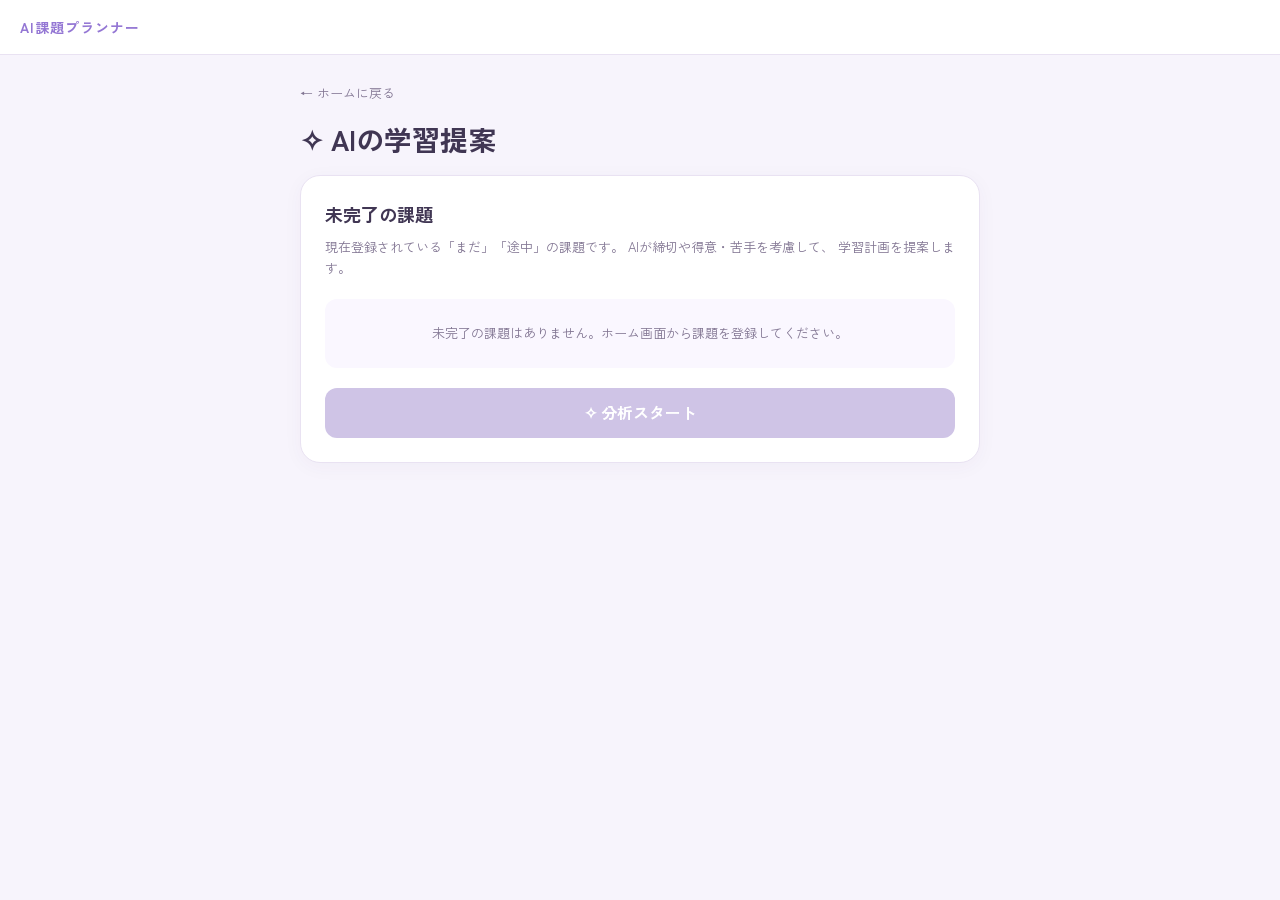
<file: ai.html>
<!DOCTYPE html>
<html lang="ja">
<head>
  <meta charset="UTF-8">
  <meta name="viewport" content="width=device-width, initial-scale=1">
  <title>AIの学習提案 | AI課題プランナー</title>

  <link rel="preconnect" href="https://fonts.googleapis.com">
  <link rel="preconnect" href="https://fonts.gstatic.com" crossorigin>
  <link href="https://fonts.googleapis.com/css2?family=Zen+Kaku+Gothic+New:wght@400;500;700&display=swap" rel="stylesheet">
  <link rel="stylesheet" href="style.css">
  <link rel="stylesheet" href="ai.css">
  <script src="ai.js" defer></script>
</head>

<body>

<header class="app-header">
  <div class="app-logo">AI課題プランナー</div>
</header>

<main class="container narrow ai">

  <a href="index.html" class="back-link">← ホームに戻る</a>
  <h1 class="page-title">✧ AIの学習提案</h1>

  <!-- 分析前 -->
  <section id="beforeAnalysis" class="card">

    <h2>未完了の課題</h2>
    <p class="description">
      現在登録されている「まだ」「途中」の課題です。
      AIが締切や得意・苦手を考慮して、
      学習計画を提案します。
    </p>

    <div id="unfinishedList"></div>

    <button id="startBtn" class="btn">
      ✧ 分析スタート
    </button>

  </section>

  <!-- 分析結果 -->
  <section id="afterAnalysis" class="card" hidden>

    <h2>おすすめの学習計画</h2>
    <p class="description">
      優先順位と学習予定を提案しました。
      登録したい予定にチェックを入れてください。
      日付の変更はホーム画面で行えます。
    </p>

    <!-- 今日やること・全体の計画 -->
    <div class="tabs">
      <button class="tab active" data-tab="today"
              type="button">
        今日やること
      </button>
      <button class="tab" data-tab="all"
              type="button">
        全体の計画
      </button>
    </div>

    <!-- 今日 -->
    <div id="todayContent" class="tab-content">
      <h3>今日のおすすめ</h3>
      <div id="todayList"></div>
    </div>

    <!-- 全体 -->
    <div id="allContent" class="tab-content" hidden>
      <h3>優先順位・全体の計画</h3>
      <div id="allPlanList"></div>
    </div>

    <div class="reason-box">
      <h3>✧ AI分析のポイント</h3>
      <p id="analysisReason"></p>
    </div>

    <!-- 登録予定の選択 -->
    <div class="register-section">
      <h2>カレンダーに登録する予定</h2>
      <p class="description">
        登録したい予定だけ選んでください。
      </p>

      <div id="registerList"></div>

      <button id="saveBtn" class="btn">
        選択した予定を登録
      </button>

      <button id="backBtn" class="sub-btn">
        課題一覧に戻る
      </button>
    </div>

  </section>

  <!-- 完了メッセージ -->
  <p id="message" class="message" role="status"></p>

</main>
</body>
</html>
</file>
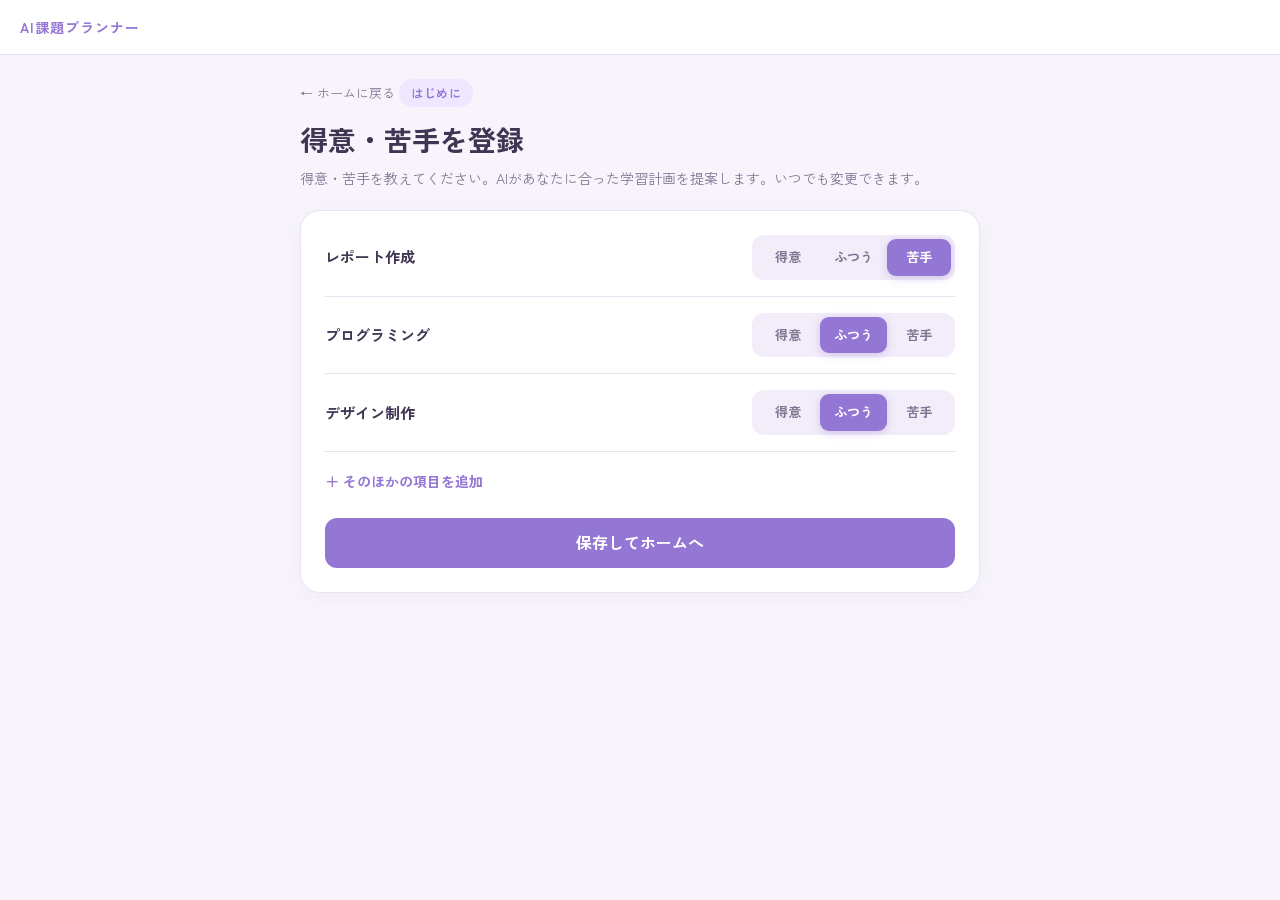
<file: setting.html>
<!DOCTYPE html>
<html lang="ja">
<head>
<meta charset="UTF-8">
<meta name="viewport" content="width=device-width, initial-scale=1">
<title>設定 | AI課題プランナー</title>
<link rel="preconnect" href="https://fonts.googleapis.com">
<link rel="preconnect" href="https://fonts.gstatic.com" crossorigin>
<link href="https://fonts.googleapis.com/css2?family=Zen+Kaku+Gothic+New:wght@400;500;700&display=swap" rel="stylesheet">
<link rel="stylesheet" href="style.css">
</head>
<body>

<header class="app-header">
  <div class="app-logo">AI課題プランナー</div>
</header>

<main class="container narrow">

  <a href="index.html" id="back-link" class="back-link" hidden>← ホームに戻る</a>
  <span id="first-badge" class="setting-badge" hidden>はじめに</span>

  <h1 class="setting-title">得意・苦手を登録</h1>
  <p class="lead">得意・苦手を教えてください。AIがあなたに合った学習計画を提案します。いつでも変更できます。</p>

  <form id="setting-form" class="card" action="#" method="post">
    <div id="skill-list"></div>

    <div class="add-skill">
      <button type="button" id="open-add" class="link-button">＋ そのほかの項目を追加</button>
      <div id="add-form" class="add-skill-form">
        <input type="text" id="new-skill" placeholder="例：英語のレポート" maxlength="30">
        <button type="button" id="add-skill-btn" class="btn-sub">追加</button>
      </div>
    </div>

    <div class="actions">
      <button class="btn" type="submit">保存してホームへ</button>
    </div>
  </form>

</main>

<script>
(function () {
  var SKILLS_KEY = "plannerSkills";   // 得意・苦手の保存先
  var DONE_KEY   = "plannerSetupDone"; // 初期設定が済んだかどうか

  var LEVELS = [
    { value: "good",   label: "得意" },
    { value: "normal", label: "ふつう" },
    { value: "bad",    label: "苦手" }
  ];

  var defaults = [
    { name: "レポート作成",   level: "bad" },
    { name: "プログラミング", level: "normal" },
    { name: "デザイン制作",   level: "normal" }
  ];

  function load(key) {
    try { return localStorage.getItem(key); } catch (e) { return null; }
  }

  var skills = defaults;
  try {
    var saved = JSON.parse(load(SKILLS_KEY));
    if (Array.isArray(saved) && saved.length) skills = saved;
  } catch (e) {}

  var isSetupDone = !!load(DONE_KEY);
  document.getElementById("back-link").hidden = !isSetupDone;
  document.getElementById("first-badge").hidden = isSetupDone;

  var list = document.getElementById("skill-list");

  function render() {
    list.innerHTML = "";
    skills.forEach(function (skill, i) {
      var row = document.createElement("div");
      row.className = "skill";

      var name = document.createElement("span");
      name.className = "skill-name";
      name.textContent = skill.name;
      row.appendChild(name);

      var seg = document.createElement("div");
      seg.className = "seg";
      LEVELS.forEach(function (lv) {
        var id = "skill" + i + "-" + lv.value;
        var input = document.createElement("input");
        input.type = "radio";
        input.name = "skill" + i;
        input.id = id;
        input.value = lv.value;
        input.checked = skill.level === lv.value;
        input.addEventListener("change", function () { skills[i].level = lv.value; });

        var label = document.createElement("label");
        label.htmlFor = id;
        label.textContent = lv.label;

        seg.appendChild(input);
        seg.appendChild(label);
      });
      row.appendChild(seg);
      list.appendChild(row);
    });
  }
  render();

  // 項目の追加
  var addForm = document.getElementById("add-form");
  var newSkill = document.getElementById("new-skill");

  document.getElementById("open-add").addEventListener("click", function () {
    addForm.classList.toggle("open");
    if (addForm.classList.contains("open")) newSkill.focus();
  });

  function addSkill() {
    var name = newSkill.value.trim();
    if (!name) return;
    skills.push({ name: name, level: "normal" });
    newSkill.value = "";
    render();
  }

  document.getElementById("add-skill-btn").addEventListener("click", addSkill);
  newSkill.addEventListener("keydown", function (e) {
    if (e.key === "Enter") { e.preventDefault(); addSkill(); }
  });

  // 保存 → ホームへ
  document.getElementById("setting-form").addEventListener("submit", function (e) {
    e.preventDefault();
    try {
      localStorage.setItem(SKILLS_KEY, JSON.stringify(skills));
      localStorage.setItem(DONE_KEY, "1");
    } catch (err) {}
    location.href = "index.html";
  });
})();
</script>
</body>
</html>
</file>
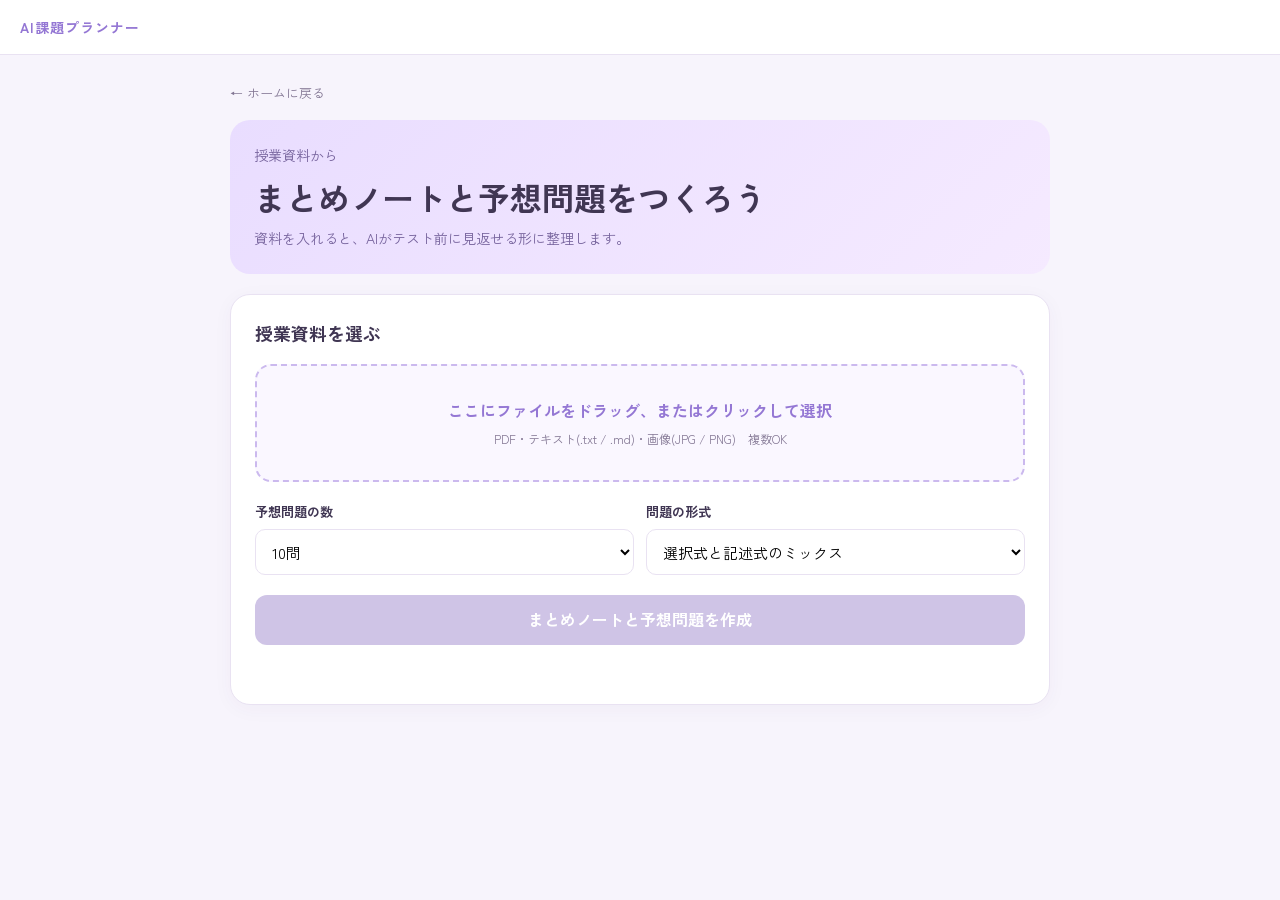
<file: study.html>
<!DOCTYPE html>
<html lang="ja">
<head>
<meta charset="UTF-8">
<meta name="viewport" content="width=device-width, initial-scale=1">
<title>テスト対策 | AI課題プランナー</title>
<link rel="preconnect" href="https://fonts.googleapis.com">
<link rel="preconnect" href="https://fonts.gstatic.com" crossorigin>
<link href="https://fonts.googleapis.com/css2?family=Zen+Kaku+Gothic+New:wght@400;500;700&display=swap" rel="stylesheet">
<link rel="stylesheet" href="style.css">
<link rel="stylesheet" href="study.css">
</head>
<body>

<header class="app-header">
  <div class="app-logo">AI課題プランナー</div>
</header>

<main class="container study">

  <a href="index.html" class="back-link">← ホームに戻る</a>

  <section class="today-card">
    <p class="today-label">授業資料から</p>
    <h1 class="today-task">まとめノートと予想問題をつくろう</h1>
    <p class="today-end">資料を入れると、AIがテスト前に見返せる形に整理します。</p>
  </section>

  <section class="card study-card">
    <h2>授業資料を選ぶ</h2>

    <label id="dropzone" class="dropzone" for="file-input">
      <span class="dropzone-main">ここにファイルをドラッグ、またはクリックして選択</span>
      <span class="dropzone-sub">PDF・テキスト(.txt / .md)・画像(JPG / PNG)　複数OK</span>
    </label>
    <input type="file" id="file-input" multiple accept=".pdf,.txt,.md,image/*" hidden>

    <ul id="file-list" class="file-list"></ul>

    <div class="options">
      <div class="option">
        <label for="opt-count">予想問題の数</label>
        <select id="opt-count">
          <option value="5">5問</option>
          <option value="10" selected>10問</option>
          <option value="15">15問</option>
        </select>
      </div>
      <div class="option">
        <label for="opt-style">問題の形式</label>
        <select id="opt-style">
          <option value="mixed" selected>選択式と記述式のミックス</option>
          <option value="choice">選択式のみ</option>
          <option value="written">記述式のみ</option>
        </select>
      </div>
    </div>

    <button type="button" id="generate-btn" class="btn" disabled>まとめノートと予想問題を作成</button>
    <p id="status" class="status" role="status" aria-live="polite"></p>
  </section>

  <section id="result" class="card study-card" hidden>
    <div class="tabs" role="tablist">
      <button type="button" class="tab" role="tab" id="tab-notes" aria-selected="true" aria-controls="panel-notes">📘 まとめノート</button>
      <button type="button" class="tab" role="tab" id="tab-quiz" aria-selected="false" aria-controls="panel-quiz">✏️ 予想問題</button>
    </div>

    <div id="panel-notes" class="panel" role="tabpanel" aria-labelledby="tab-notes"></div>
    <div id="panel-quiz" class="panel" role="tabpanel" aria-labelledby="tab-quiz" hidden></div>
  </section>

</main>

<script>
(function () {
  var MAX_FILES = 10;
  var MAX_TOTAL_MB = 20;

  var files = [];
  var input = document.getElementById("file-input");
  var dropzone = document.getElementById("dropzone");
  var listEl = document.getElementById("file-list");
  var btn = document.getElementById("generate-btn");
  var statusEl = document.getElementById("status");
  var resultEl = document.getElementById("result");

  /* ファイル選択 */
  function isAllowed(f) {
    var n = f.name.toLowerCase();
    return f.type.indexOf("image/") === 0 || /\.(pdf|txt|md)$/.test(n);
  }

  function addFiles(fileList) {
    var rejected = false;
    Array.prototype.forEach.call(fileList, function (f) {
      if (!isAllowed(f)) { rejected = true; return; }
      var dup = files.some(function (x) { return x.name === f.name && x.size === f.size; });
      if (!dup && files.length < MAX_FILES) files.push(f);
    });
    setStatus(rejected ? "対応していない形式のファイルは追加しませんでした。" : "", rejected);
    renderFiles();
  }

  function renderFiles() {
    listEl.innerHTML = "";
    files.forEach(function (f, i) {
      var li = document.createElement("li");
      var name = document.createElement("span");
      name.className = "file-name";
      name.textContent = f.name;
      var size = document.createElement("span");
      size.className = "file-size";
      size.textContent = (f.size / 1024 / 1024).toFixed(1) + " MB";
      var rm = document.createElement("button");
      rm.type = "button";
      rm.className = "file-remove";
      rm.setAttribute("aria-label", f.name + " を削除");
      rm.textContent = "×";
      rm.addEventListener("click", function () { files.splice(i, 1); renderFiles(); });
      li.appendChild(name); li.appendChild(size); li.appendChild(rm);
      listEl.appendChild(li);
    });
    btn.disabled = files.length === 0;
  }

  input.addEventListener("change", function () { addFiles(input.files); input.value = ""; });

  ["dragenter", "dragover"].forEach(function (ev) {
    dropzone.addEventListener(ev, function (e) { e.preventDefault(); dropzone.classList.add("dragging"); });
  });
  ["dragleave", "drop"].forEach(function (ev) {
    dropzone.addEventListener(ev, function (e) { e.preventDefault(); dropzone.classList.remove("dragging"); });
  });
  dropzone.addEventListener("drop", function (e) { addFiles(e.dataTransfer.files); });

  function setStatus(msg, isError) {
    statusEl.textContent = msg;
    statusEl.classList.toggle("error", !!isError);
  }

  /* 生成 */
  btn.addEventListener("click", async function () {
    var total = files.reduce(function (s, f) { return s + f.size; }, 0);
    if (total > MAX_TOTAL_MB * 1024 * 1024) {
      setStatus("ファイルの合計サイズが " + MAX_TOTAL_MB + "MB を超えています。減らしてください。", true);
      return;
    }

    var fd = new FormData();
    files.forEach(function (f) { fd.append("files", f); });
    fd.append("count", document.getElementById("opt-count").value);
    fd.append("style", document.getElementById("opt-style").value);

    btn.disabled = true;
    btn.classList.add("loading");
    resultEl.hidden = true;
    setStatus("AIが資料を読んでいます…(30秒〜1分ほどかかることがあります)");

    try {
      var res = await fetch("/api/generate", { method: "POST", body: fd });
      var data = await res.json().catch(function () { return {}; });
      if (!res.ok) throw new Error(data.error || "作成に失敗しました。");
      renderNotes(data.notes || {});
      renderQuiz(data.questions || []);
      resultEl.hidden = false;
      selectTab("notes");
      setStatus("できました！");
      resultEl.scrollIntoView({ behavior: "smooth", block: "start" });
    } catch (err) {
      setStatus(err.message || "通信に失敗しました。サーバーが起動しているか確認してください。", true);
    } finally {
      btn.disabled = files.length === 0;
      btn.classList.remove("loading");
    }
  });

  /* 表示 */
  function el(tag, cls, text) {
    var e = document.createElement(tag);
    if (cls) e.className = cls;
    if (text !== undefined) e.textContent = text;
    return e;
  }

  function renderNotes(notes) {
    var p = document.getElementById("panel-notes");
    p.innerHTML = "";
    p.appendChild(el("h3", "notes-title", notes.title || "まとめノート"));

    (notes.sections || []).forEach(function (s) {
      var box = el("section", "notes-section");
      box.appendChild(el("h4", null, s.heading || ""));
      var ul = el("ul");
      (s.points || []).forEach(function (t) { ul.appendChild(el("li", null, t)); });
      box.appendChild(ul);
      p.appendChild(box);
    });

    if ((notes.keywords || []).length) {
      var kw = el("section", "notes-section");
      kw.appendChild(el("h4", null, "🔑 重要用語"));
      var dl = el("dl", "keywords");
      notes.keywords.forEach(function (k) {
        dl.appendChild(el("dt", null, k.term || ""));
        dl.appendChild(el("dd", null, k.meaning || ""));
      });
      kw.appendChild(dl);
      p.appendChild(kw);
    }
  }

  function renderQuiz(questions) {
    var p = document.getElementById("panel-quiz");
    p.innerHTML = "";
    if (!questions.length) { p.appendChild(el("p", "muted", "問題が作成されませんでした。")); return; }

    questions.forEach(function (q, i) {
      var box = el("article", "q");
      var head = el("div", "q-head");
      head.appendChild(el("span", "q-num", "Q" + (i + 1)));
      head.appendChild(el("span", "q-type", q.type === "choice" ? "選択式" : "記述式"));
      box.appendChild(head);
      box.appendChild(el("p", "q-text", q.question || ""));

      if (q.type === "choice" && Array.isArray(q.choices)) {
        var ol = el("ol", "q-choices");
        q.choices.forEach(function (c) { ol.appendChild(el("li", null, c)); });
        box.appendChild(ol);
      }

      var d = el("details", "q-answer");
      d.appendChild(el("summary", null, "答えと解説を見る"));
      var a = el("p", "q-a");
      a.appendChild(el("strong", null, "答え:"));
      a.appendChild(document.createTextNode(" " + (q.answer || "")));
      d.appendChild(a);
      d.appendChild(el("p", "q-exp", q.explanation || ""));
      box.appendChild(d);
      p.appendChild(box);
    });
  }

  /* タブ */
  function selectTab(name) {
    ["notes", "quiz"].forEach(function (n) {
      var on = n === name;
      document.getElementById("tab-" + n).setAttribute("aria-selected", on);
      document.getElementById("panel-" + n).hidden = !on;
    });
  }
  document.getElementById("tab-notes").addEventListener("click", function () { selectTab("notes"); });
  document.getElementById("tab-quiz").addEventListener("click", function () { selectTab("quiz"); });
})();
</script>
</body>
</html>
</file>
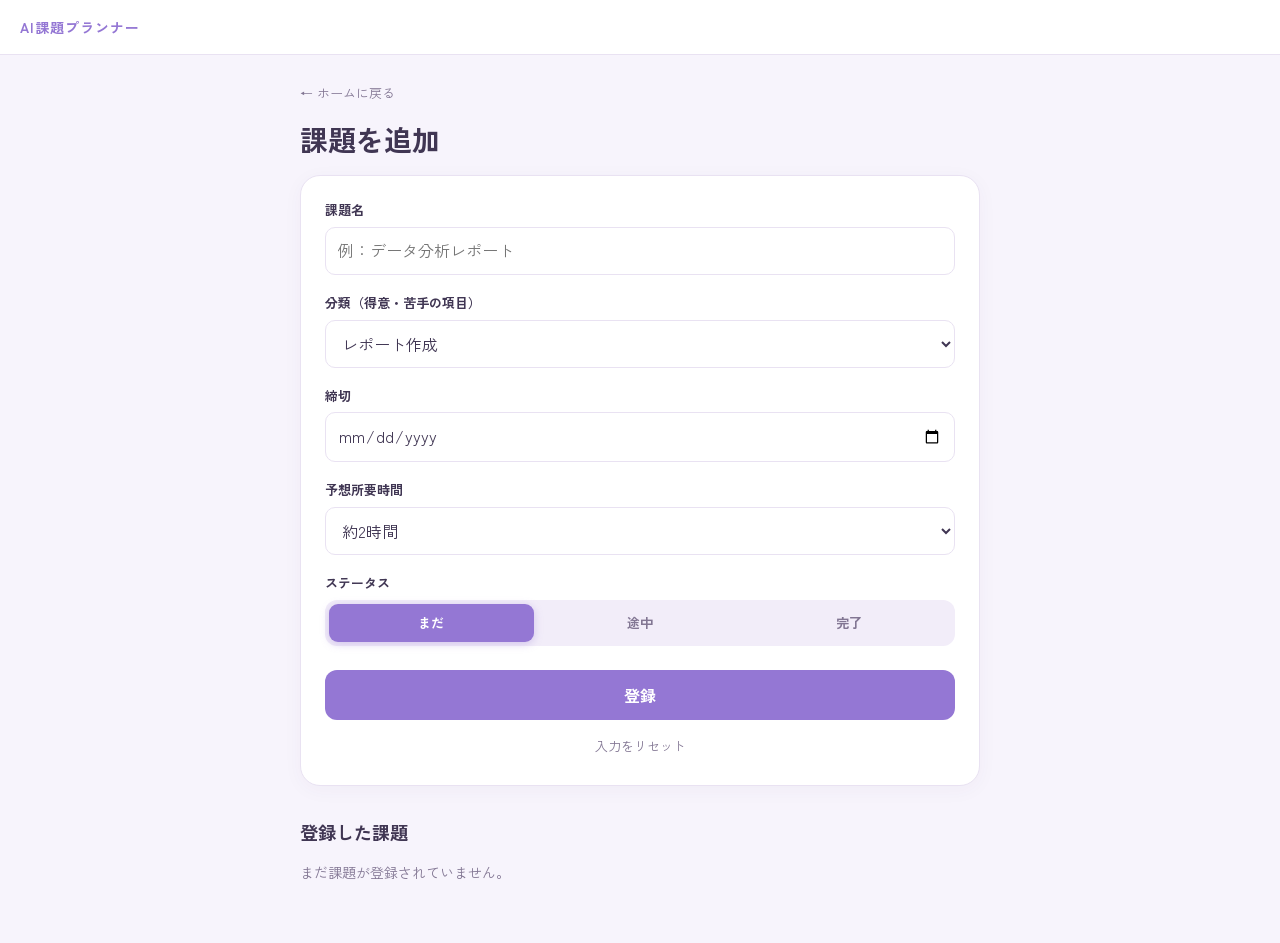
<file: task.html>
<!DOCTYPE html>
<html lang="ja">
<head>
  <meta charset="UTF-8">
  <meta name="viewport" content="width=device-width, initial-scale=1.0">
  <title>課題の登録・編集 | AI課題プランナー</title>
  <link rel="preconnect" href="https://fonts.googleapis.com">
  <link rel="preconnect" href="https://fonts.gstatic.com" crossorigin>
  <link href="https://fonts.googleapis.com/css2?family=Zen+Kaku+Gothic+New:wght@400;500;700&display=swap" rel="stylesheet">
  <link rel="stylesheet" href="style.css">
  <link rel="stylesheet" href="task.css">
</head>
<body>

  <header class="app-header">
    <div class="app-logo">AI課題プランナー</div>
  </header>

  <main class="container narrow task-page">

    <a href="index.html" class="back-link">← ホームに戻る</a>
    <h1 id="formTitle" class="page-title">課題を追加</h1>

    <form id="taskForm" class="card form-card">
      <label for="taskName">課題名</label>
      <input type="text" id="taskName"
        placeholder="例：データ分析レポート" required>

      <label for="category">分類（得意・苦手の項目）</label>
      <select id="category"></select>

      <label for="deadline">締切</label>
      <input type="date" id="deadline" required>

      <label for="time">予想所要時間</label>
      <select id="time">
        <option value="30">約30分</option>
        <option value="60">約1時間</option>
        <option value="120" selected>約2時間</option>
        <option value="180">約3時間</option>
        <option value="240">約4時間以上</option>
      </select>

      <label id="statusLabel">ステータス</label>
      <div class="status-group" role="group" aria-labelledby="statusLabel">
        <button type="button" class="status-btn active"
          data-status="まだ">まだ</button>
        <button type="button" class="status-btn"
          data-status="途中">途中</button>
        <button type="button" class="status-btn"
          data-status="完了">完了</button>
      </div>

      <button type="submit" class="btn" id="submitBtn">
        登録
      </button>
      <button type="button" class="btn-cancel" onclick="resetForm()">
        入力をリセット
      </button>
      <p id="taskMessage" class="task-message" role="status"></p>
    </form>

    <h2 class="list-title">登録した課題</h2>
    <div id="taskList"></div>

  </main>

  <script src="task.js"></script>
</body>
</html>
</file>
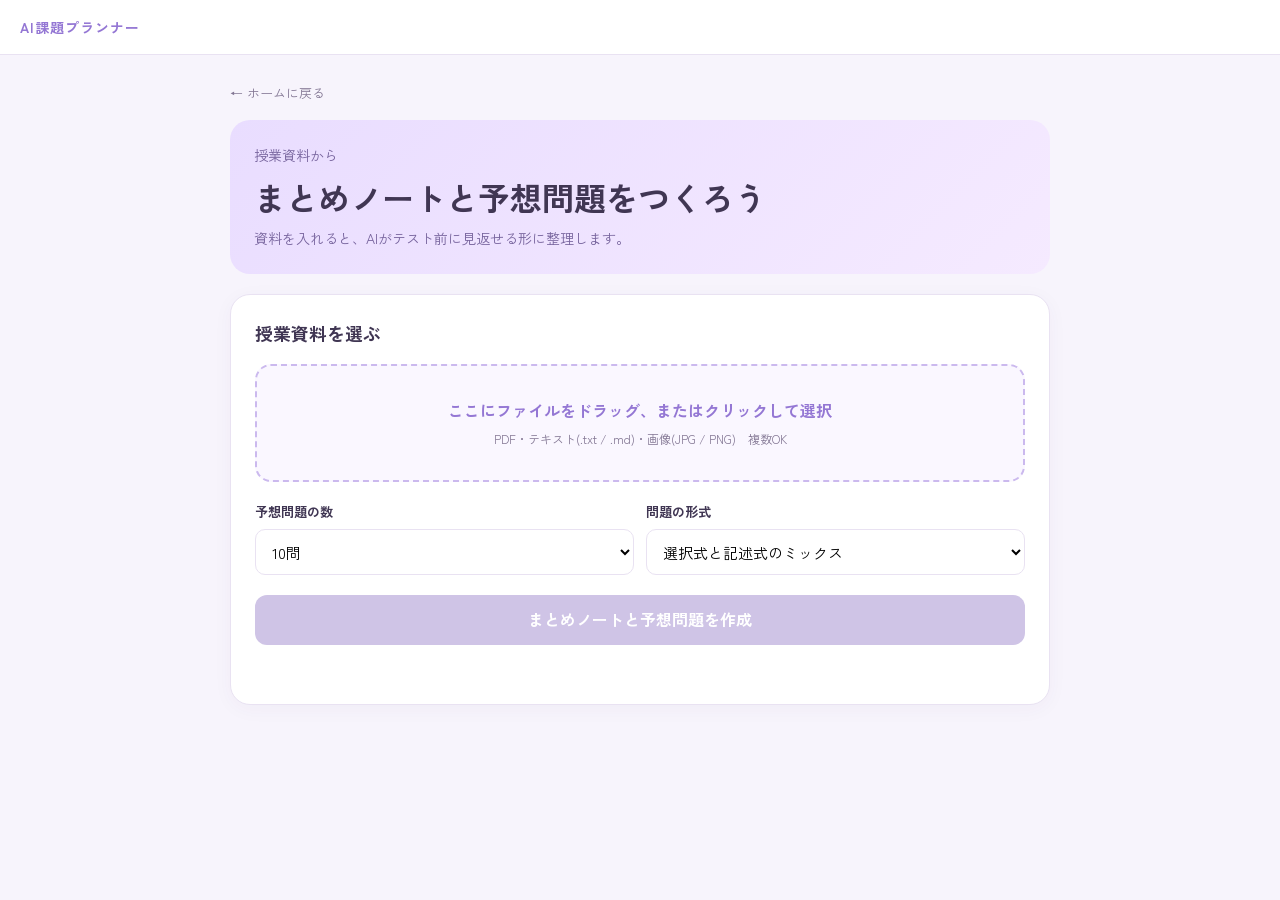
<file: public/study.html>
<!DOCTYPE html>
<html lang="ja">
<head>
<meta charset="UTF-8">
<meta name="viewport" content="width=device-width, initial-scale=1">
<title>テスト対策 | AI課題プランナー</title>
<link rel="preconnect" href="https://fonts.googleapis.com">
<link rel="preconnect" href="https://fonts.gstatic.com" crossorigin>
<link href="https://fonts.googleapis.com/css2?family=Zen+Kaku+Gothic+New:wght@400;500;700&display=swap" rel="stylesheet">
<link rel="stylesheet" href="style.css">
<link rel="stylesheet" href="study.css">
</head>
<body>

<header class="app-header">
  <div class="app-logo">AI課題プランナー</div>
</header>

<main class="container study">

  <a href="index.html" class="back-link">← ホームに戻る</a>

  <section class="today-card">
    <p class="today-label">授業資料から</p>
    <h1 class="today-task">まとめノートと予想問題をつくろう</h1>
    <p class="today-end">資料を入れると、AIがテスト前に見返せる形に整理します。</p>
  </section>

  <section class="card study-card">
    <h2>授業資料を選ぶ</h2>

    <label id="dropzone" class="dropzone" for="file-input">
      <span class="dropzone-main">ここにファイルをドラッグ、またはクリックして選択</span>
      <span class="dropzone-sub">PDF・テキスト(.txt / .md)・画像(JPG / PNG)　複数OK</span>
    </label>
    <input type="file" id="file-input" multiple accept=".pdf,.txt,.md,image/*" hidden>

    <ul id="file-list" class="file-list"></ul>

    <div class="options">
      <div class="option">
        <label for="opt-count">予想問題の数</label>
        <select id="opt-count">
          <option value="5">5問</option>
          <option value="10" selected>10問</option>
          <option value="15">15問</option>
        </select>
      </div>
      <div class="option">
        <label for="opt-style">問題の形式</label>
        <select id="opt-style">
          <option value="mixed" selected>選択式と記述式のミックス</option>
          <option value="choice">選択式のみ</option>
          <option value="written">記述式のみ</option>
        </select>
      </div>
    </div>

    <button type="button" id="generate-btn" class="btn" disabled>まとめノートと予想問題を作成</button>
    <p id="status" class="status" role="status" aria-live="polite"></p>
  </section>

  <section id="result" class="card study-card" hidden>
    <div class="tabs" role="tablist">
      <button type="button" class="tab" role="tab" id="tab-notes" aria-selected="true" aria-controls="panel-notes">📘 まとめノート</button>
      <button type="button" class="tab" role="tab" id="tab-quiz" aria-selected="false" aria-controls="panel-quiz">✏️ 予想問題</button>
    </div>

    <div id="panel-notes" class="panel" role="tabpanel" aria-labelledby="tab-notes"></div>
    <div id="panel-quiz" class="panel" role="tabpanel" aria-labelledby="tab-quiz" hidden></div>
  </section>

</main>

<script>
(function () {
  var MAX_FILES = 10;
  var MAX_TOTAL_MB = 20;

  var files = [];
  var input = document.getElementById("file-input");
  var dropzone = document.getElementById("dropzone");
  var listEl = document.getElementById("file-list");
  var btn = document.getElementById("generate-btn");
  var statusEl = document.getElementById("status");
  var resultEl = document.getElementById("result");

  /* ファイル選択 */
  function isAllowed(f) {
    var n = f.name.toLowerCase();
    return f.type.indexOf("image/") === 0 || /\.(pdf|txt|md)$/.test(n);
  }

  function addFiles(fileList) {
    var rejected = false;
    Array.prototype.forEach.call(fileList, function (f) {
      if (!isAllowed(f)) { rejected = true; return; }
      var dup = files.some(function (x) { return x.name === f.name && x.size === f.size; });
      if (!dup && files.length < MAX_FILES) files.push(f);
    });
    setStatus(rejected ? "対応していない形式のファイルは追加しませんでした。" : "", rejected);
    renderFiles();
  }

  function renderFiles() {
    listEl.innerHTML = "";
    files.forEach(function (f, i) {
      var li = document.createElement("li");
      var name = document.createElement("span");
      name.className = "file-name";
      name.textContent = f.name;
      var size = document.createElement("span");
      size.className = "file-size";
      size.textContent = (f.size / 1024 / 1024).toFixed(1) + " MB";
      var rm = document.createElement("button");
      rm.type = "button";
      rm.className = "file-remove";
      rm.setAttribute("aria-label", f.name + " を削除");
      rm.textContent = "×";
      rm.addEventListener("click", function () { files.splice(i, 1); renderFiles(); });
      li.appendChild(name); li.appendChild(size); li.appendChild(rm);
      listEl.appendChild(li);
    });
    btn.disabled = files.length === 0;
  }

  input.addEventListener("change", function () { addFiles(input.files); input.value = ""; });

  ["dragenter", "dragover"].forEach(function (ev) {
    dropzone.addEventListener(ev, function (e) { e.preventDefault(); dropzone.classList.add("dragging"); });
  });
  ["dragleave", "drop"].forEach(function (ev) {
    dropzone.addEventListener(ev, function (e) { e.preventDefault(); dropzone.classList.remove("dragging"); });
  });
  dropzone.addEventListener("drop", function (e) { addFiles(e.dataTransfer.files); });

  function setStatus(msg, isError) {
    statusEl.textContent = msg;
    statusEl.classList.toggle("error", !!isError);
  }

  /* 生成 */
  btn.addEventListener("click", async function () {
    var total = files.reduce(function (s, f) { return s + f.size; }, 0);
    if (total > MAX_TOTAL_MB * 1024 * 1024) {
      setStatus("ファイルの合計サイズが " + MAX_TOTAL_MB + "MB を超えています。減らしてください。", true);
      return;
    }

    var fd = new FormData();
    files.forEach(function (f) { fd.append("files", f); });
    fd.append("count", document.getElementById("opt-count").value);
    fd.append("style", document.getElementById("opt-style").value);

    btn.disabled = true;
    btn.classList.add("loading");
    resultEl.hidden = true;
    setStatus("AIが資料を読んでいます…(30秒〜1分ほどかかることがあります)");

    try {
      var res = await fetch("/api/generate", { method: "POST", body: fd });
      var data = await res.json().catch(function () { return {}; });
      if (!res.ok) throw new Error(data.error || "作成に失敗しました。");
      renderNotes(data.notes || {});
      renderQuiz(data.questions || []);
      resultEl.hidden = false;
      selectTab("notes");
      setStatus("できました！");
      resultEl.scrollIntoView({ behavior: "smooth", block: "start" });
    } catch (err) {
      setStatus(err.message || "通信に失敗しました。サーバーが起動しているか確認してください。", true);
    } finally {
      btn.disabled = files.length === 0;
      btn.classList.remove("loading");
    }
  });

  /* 表示 */
  function el(tag, cls, text) {
    var e = document.createElement(tag);
    if (cls) e.className = cls;
    if (text !== undefined) e.textContent = text;
    return e;
  }

  function renderNotes(notes) {
    var p = document.getElementById("panel-notes");
    p.innerHTML = "";
    p.appendChild(el("h3", "notes-title", notes.title || "まとめノート"));

    (notes.sections || []).forEach(function (s) {
      var box = el("section", "notes-section");
      box.appendChild(el("h4", null, s.heading || ""));
      var ul = el("ul");
      (s.points || []).forEach(function (t) { ul.appendChild(el("li", null, t)); });
      box.appendChild(ul);
      p.appendChild(box);
    });

    if ((notes.keywords || []).length) {
      var kw = el("section", "notes-section");
      kw.appendChild(el("h4", null, "🔑 重要用語"));
      var dl = el("dl", "keywords");
      notes.keywords.forEach(function (k) {
        dl.appendChild(el("dt", null, k.term || ""));
        dl.appendChild(el("dd", null, k.meaning || ""));
      });
      kw.appendChild(dl);
      p.appendChild(kw);
    }
  }

  function renderQuiz(questions) {
    var p = document.getElementById("panel-quiz");
    p.innerHTML = "";
    if (!questions.length) { p.appendChild(el("p", "muted", "問題が作成されませんでした。")); return; }

    questions.forEach(function (q, i) {
      var box = el("article", "q");
      var head = el("div", "q-head");
      head.appendChild(el("span", "q-num", "Q" + (i + 1)));
      head.appendChild(el("span", "q-type", q.type === "choice" ? "選択式" : "記述式"));
      box.appendChild(head);
      box.appendChild(el("p", "q-text", q.question || ""));

      if (q.type === "choice" && Array.isArray(q.choices)) {
        var ol = el("ol", "q-choices");
        q.choices.forEach(function (c) { ol.appendChild(el("li", null, c)); });
        box.appendChild(ol);
      }

      var d = el("details", "q-answer");
      d.appendChild(el("summary", null, "答えと解説を見る"));
      var a = el("p", "q-a");
      a.appendChild(el("strong", null, "答え:"));
      a.appendChild(document.createTextNode(" " + (q.answer || "")));
      d.appendChild(a);
      d.appendChild(el("p", "q-exp", q.explanation || ""));
      box.appendChild(d);
      p.appendChild(box);
    });
  }

  /* タブ */
  function selectTab(name) {
    ["notes", "quiz"].forEach(function (n) {
      var on = n === name;
      document.getElementById("tab-" + n).setAttribute("aria-selected", on);
      document.getElementById("panel-" + n).hidden = !on;
    });
  }
  document.getElementById("tab-notes").addEventListener("click", function () { selectTab("notes"); });
  document.getElementById("tab-quiz").addEventListener("click", function () { selectTab("quiz"); });
})();
</script>
</body>
</html>
</file>
<file: style.css>
/* 基本設定 */
:root {
    --primary: #9477d4;
    --primary-light: #eee7ff;
    --background: #f7f4fc;
    --text: #403653;
    --muted: #827693;
    --border: #e9e2f2;
    --white: #ffffff;
}

* {
    box-sizing: border-box;
}

body {
    margin: 0;
    background: var(--background);
    color: var(--text);
    font-family: "Zen Kaku Gothic New", "Noto Sans JP", "Hiragino Kaku Gothic ProN",
                 "Yu Gothic", sans-serif;
    line-height: 1.6;
}

button, input, select {
    font: inherit;
}

button, a {
    -webkit-tap-highlight-color: transparent;
}

/* ヘッダー */
.app-header {
    background: white;
    padding: 16px 20px;
    border-bottom: 1px solid var(--border);
}

.app-logo {
    font-size: 14px;
    font-weight: 700;
    color: var(--primary);
    letter-spacing: 1px;
}

/* メイン */
.container {
    width: min(100% - 32px, 1100px);
    margin: 24px auto 60px;
}

/* 今日やること */
.today-card {
    background: linear-gradient(135deg, #e9ddff, #f5eaff);
    border-radius: 20px;
    padding: 24px;
    margin-bottom: 20px;
}

.today-label,
.today-end {
    margin: 0;
    color: #75629c;
    font-size: 14px;
}

.today-task {
    margin: 8px 0;
    font-size: clamp(22px, 4vw, 32px);
    line-height: 1.4;
    overflow-wrap: anywhere;
}

/* ダッシュボード */
.dashboard-grid {
    display: grid;
    grid-template-columns: minmax(0, 1fr);
    gap: 20px;
}

.calendar-section,
.task-section {
    min-width: 0;
    background: white;
    padding: 20px;
    border-radius: 20px;
    border: 1px solid var(--border);
    box-shadow: 0 4px 20px rgba(76, 53, 112, 0.04);
}

.calendar-section h2,
.task-section h2 {
    margin: 0 0 16px;
    font-size: 18px;
}

/* カレンダー */
#calendar {
    width: 100%;
    min-width: 0;
}

.fc {
    --fc-border-color: #eee8f5;
    --fc-today-bg-color: #f4efff;
    --fc-event-bg-color: #a88bdf;
    --fc-event-border-color: #a88bdf;
    --fc-button-bg-color: #9477d4;
    --fc-button-border-color: #9477d4;
    --fc-button-hover-bg-color: #8264c6;
    --fc-button-hover-border-color: #8264c6;
    --fc-button-active-bg-color: #7558b8;
    --fc-button-active-border-color: #7558b8;
}

.fc .fc-toolbar-title {
    font-size: 16px;
    font-weight: 700;
}

.fc .fc-button {
    border-radius: 8px;
    font-size: 12px;
    padding: 6px 10px;
}

.fc .fc-col-header-cell-cushion,
.fc .fc-daygrid-day-number {
    color: var(--text);
    text-decoration: none;
    font-size: 12px;
}

.fc .fc-daygrid-event {
    border-radius: 5px;
    padding: 2px;
    font-size: 11px;
    cursor: pointer;
}

.fc .fc-daygrid-day-frame {
    min-height: 85px;
}

/* 課題一覧 */
.section-header {
    display: flex;
    justify-content: space-between;
    align-items: center;
    gap: 12px;
    flex-wrap: wrap;
    margin-bottom: 16px;
}

.section-header h2 {
    margin: 0;
}

.add-button {
    display: inline-flex;
    justify-content: center;
    align-items: center;
    min-height: 42px;
    padding: 9px 14px;
    background: var(--primary);
    color: white;
    border-radius: 10px;
    font-size: 13px;
    font-weight: 600;
    text-decoration: none;
}

.add-button:hover {
    background: #8264c6;
}

.table-wrapper {
    width: 100%;
    overflow-x: auto;
}

table {
    width: 100%;
    border-collapse: collapse;
    font-size: 13px;
}

th, td {
    padding: 12px 8px;
    border-bottom: 1px solid var(--border);
    text-align: left;
}

th {
    color: var(--muted);
    font-weight: 600;
    white-space: nowrap;
}

td:first-child {
    font-weight: 600;
    overflow-wrap: anywhere;
}

td select {
    max-width: 100%;
    padding: 8px;
    border: 1px solid var(--border);
    border-radius: 8px;
    background: white;
}

td button {
    border: none;
    border-radius: 8px;
    background: #fce9ed;
    color: #b74c67;
    padding: 8px 10px;
    cursor: pointer;
}

/* 予定編集モーダル */
.modal-overlay {
    display: none;
    position: fixed;
    inset: 0;
    z-index: 1000;
    background: rgba(30, 20, 45, 0.45);
    align-items: flex-end;
    justify-content: center;
}

.modal-content {
    width: 100%;
    max-width: 520px;
    max-height: 90dvh;
    overflow-y: auto;
    padding: 24px;
    padding-bottom: calc(24px + env(safe-area-inset-bottom));
    background: white;
    border-radius: 24px 24px 0 0;
    box-shadow: 0 -8px 30px rgba(0, 0, 0, 0.08);
}

.modal-header {
    display: flex;
    justify-content: space-between;
    align-items: center;
    margin-bottom: 18px;
}

.modal-header h2 {
    margin: 0;
    font-size: 20px;
}

#close-modal {
    border: none;
    background: #f2edf9;
    color: var(--text);
    border-radius: 50%;
    width: 40px;
    height: 40px;
    font-size: 24px;
    cursor: pointer;
}

.modal-content label {
    display: block;
    margin-bottom: 6px;
    font-size: 13px;
    font-weight: 600;
}

.modal-content input {
    display: block;
    width: 100%;
    min-height: 46px;
    margin-bottom: 18px;
    padding: 12px;
    border: 1px solid var(--border);
    border-radius: 10px;
    font-size: 16px;
}

.modal-buttons {
    display: flex;
    gap: 10px;
}

.modal-buttons button {
    flex: 1;
    min-height: 46px;
    padding: 10px;
    border: none;
    border-radius: 10px;
    cursor: pointer;
    font-weight: 600;
}

#delete-event {
    background: #fce9ed;
    color: #b74c67;
}

#save-event {
    background: var(--primary);
    color: white;
}


@media (max-width: 600px) {
    .app-header {
        padding: 14px 16px;
    }

    .container {
        width: calc(100% - 24px);
        margin-top: 16px;
    }

    .today-card {
        padding: 20px;
        border-radius: 16px;
    }

    .calendar-section,
    .task-section {
        padding: 14px;
        border-radius: 16px;
    }

    .calendar-section h2,
    .task-section h2 {
        font-size: 16px;
    }

    .fc .fc-toolbar {
        gap: 8px;
    }

    .fc .fc-toolbar-title {
        font-size: 13px;
    }

    .fc .fc-button {
        padding: 5px 7px;
        font-size: 11px;
    }

    .fc .fc-col-header-cell-cushion,
    .fc .fc-daygrid-day-number {
        font-size: 10px;
    }

    .fc .fc-daygrid-day-frame {
        min-height: 65px;
    }

    .fc .fc-daygrid-event {
        font-size: 9px;
        padding: 1px;
    }

    .section-header {
        align-items: flex-start;
    }

    table {
        min-width: 480px;
    }

    .modal-content {
        padding: 20px;
        padding-bottom: calc(20px + env(safe-area-inset-bottom));
    }
}


@media (min-width: 900px) {
    .dashboard-grid {
        grid-template-columns: minmax(0, 1.3fr) minmax(0, 1fr);
        align-items: start;
    }

    .modal-overlay {
        align-items: center;
        padding: 20px;
    }

    .modal-content {
        border-radius: 20px;
    }
}


/* 設定ページ */
.narrow {
    width: min(100% - 32px, 680px);
}

.setting-badge {
    display: inline-block;
    margin-bottom: 10px;
    padding: 4px 12px;
    background: var(--primary-light);
    color: var(--primary);
    border-radius: 999px;
    font-size: 12px;
    font-weight: 700;
    letter-spacing: 0.5px;
}

.setting-title {
    margin: 0 0 8px;
    font-size: clamp(22px, 4vw, 28px);
    line-height: 1.4;
}

.lead {
    margin: 0 0 20px;
    color: var(--muted);
    font-size: 14px;
}

.card {
    background: var(--white);
    padding: 24px;
    border-radius: 20px;
    border: 1px solid var(--border);
    box-shadow: 0 4px 20px rgba(76, 53, 112, 0.04);
}

.skill {
    display: flex;
    justify-content: space-between;
    align-items: center;
    gap: 12px;
    flex-wrap: wrap;
    padding: 16px 0;
    border-bottom: 1px solid var(--border);
}

.skill:first-child {
    padding-top: 0;
}

.skill-name {
    font-weight: 700;
    font-size: 15px;
    overflow-wrap: anywhere;
}

/* 得意・ふつう・苦手 切り替えボタン */
.seg {
    display: inline-flex;
    padding: 4px;
    background: #f2edf9;
    border-radius: 12px;
}

.seg input {
    position: absolute;
    opacity: 0;
    pointer-events: none;
}

.seg label {
    min-width: 64px;
    padding: 8px 14px;
    border-radius: 9px;
    text-align: center;
    font-size: 13px;
    font-weight: 600;
    color: var(--muted);
    cursor: pointer;
    transition: background 0.15s, color 0.15s;
}

.seg input:checked + label {
    background: var(--primary);
    color: white;
    box-shadow: 0 2px 8px rgba(148, 119, 212, 0.35);
}

.seg input:focus-visible + label {
    outline: 3px solid #cbb9ee;
    outline-offset: 1px;
}

/* 項目の追加 */
.add-skill {
    margin-top: 16px;
}

.link-button {
    padding: 0;
    border: none;
    background: none;
    color: var(--primary);
    font-weight: 600;
    font-size: 14px;
    cursor: pointer;
}

.link-button:hover {
    text-decoration: underline;
}

.add-skill-form {
    display: none;
    gap: 8px;
    margin-top: 10px;
}

.add-skill-form.open {
    display: flex;
}

.add-skill-form input {
    flex: 1;
    min-width: 0;
    min-height: 44px;
    padding: 10px 12px;
    border: 1px solid var(--border);
    border-radius: 10px;
    font-size: 16px;
}

.btn-sub {
    padding: 0 16px;
    border: none;
    border-radius: 10px;
    background: var(--primary-light);
    color: var(--primary);
    font-weight: 700;
    cursor: pointer;
}

.actions {
    margin-top: 24px;
}

.btn {
    display: block;
    width: 100%;
    min-height: 50px;
    padding: 12px;
    border: none;
    border-radius: 12px;
    background: var(--primary);
    color: white;
    font-weight: 700;
    font-size: 16px;
    cursor: pointer;
}

.btn:hover {
    background: #8264c6;
}

.back-link {
    display: inline-block;
    margin-bottom: 16px;
    color: var(--muted);
    font-size: 13px;
    text-decoration: none;
}

.back-link:hover {
    color: var(--primary);
}

@media (max-width: 600px) {
    .card {
        padding: 18px;
        border-radius: 16px;
    }

    .seg {
        width: 100%;
    }

    .seg label {
        flex: 1;
        min-width: 0;
    }
}


/* ===== ホームのメニュー(各ページへのリンク) ===== */
.menu-grid {
    display: grid;
    grid-template-columns: repeat(3, minmax(0, 1fr));
    gap: 12px;
    margin-bottom: 20px;
}

.menu-card {
    display: flex;
    flex-direction: column;
    align-items: center;
    gap: 2px;
    padding: 16px 8px;
    background: white;
    border: 1px solid var(--border);
    border-radius: 16px;
    box-shadow: 0 4px 20px rgba(76, 53, 112, 0.04);
    color: var(--text);
    text-align: center;
    text-decoration: none;
    transition: transform 0.15s, border-color 0.15s;
}

.menu-card:hover {
    transform: translateY(-2px);
    border-color: var(--primary);
}

.menu-icon {
    font-size: 24px;
    line-height: 1.3;
}

.menu-name {
    font-size: 14px;
    font-weight: 700;
}

.menu-desc {
    font-size: 11px;
    color: var(--muted);
}

.menu-primary {
    background: var(--primary);
    border-color: var(--primary);
    color: white;
}

.menu-primary:hover {
    background: #8264c6;
}

.menu-primary .menu-desc {
    color: rgba(255, 255, 255, 0.85);
}

@media (max-width: 600px) {
    .menu-grid {
        gap: 8px;
    }

    .menu-card {
        padding: 12px 4px;
        border-radius: 14px;
    }

    .menu-name {
        font-size: 12px;
    }

    .menu-desc {
        display: none;
    }
}
</file>
<file: ai.css>
[hidden] {
    display: none !important;
}

.ai h2 {
    margin: 0 0 8px;
    font-size: 18px;
}

.ai h3 {
    margin: 0 0 12px;
    font-size: 16px;
}

.page-title {
    margin: 0 0 16px;
    font-size: clamp(22px, 4vw, 28px);
    line-height: 1.4;
}

.description {
    margin: 0 0 20px;
    color: var(--muted);
    font-size: 13px;
}

.ai .card {
    margin-bottom: 20px;
}

.ai .btn {
    margin-top: 20px;
}

.ai .btn:disabled {
    background: #cfc4e6;
    cursor: not-allowed;
}

.sub-btn {
    display: block;
    width: 100%;
    min-height: 50px;
    margin-top: 12px;
    padding: 12px;
    border: 1px solid #cbb9ee;
    border-radius: 12px;
    background: white;
    color: var(--primary);
    font-weight: 700;
    cursor: pointer;
}

.sub-btn:hover {
    background: var(--primary-light);
}

/* 未着手の課題 */
.task-card {
    margin-bottom: 10px;
    padding: 14px 16px;
    background: #faf7ff;
    border: 1px solid var(--border);
    border-radius: 14px;
}

.task-title {
    font-size: 15px;
    font-weight: 700;
    overflow-wrap: anywhere;
}

.task-detail {
    margin-top: 4px;
    color: var(--muted);
    font-size: 12px;
}

.empty-message {
    margin: 0;
    padding: 24px 12px;
    background: #faf7ff;
    border-radius: 12px;
    color: var(--muted);
    font-size: 13px;
    text-align: center;
}

/* タブ(設定ページの切り替えボタンと同じ見た目) */
.ai .tabs {
    display: flex;
    gap: 6px;
    padding: 4px;
    margin-bottom: 20px;
    background: #f2edf9;
    border-radius: 12px;
}

.ai .tab {
    flex: 1;
    padding: 10px;
    border: none;
    border-radius: 9px;
    background: transparent;
    color: var(--muted);
    font-weight: 700;
    cursor: pointer;
}

.ai .tab.active {
    background: var(--primary);
    color: white;
    box-shadow: 0 2px 8px rgba(148, 119, 212, 0.35);
}

/* 学習プラン */
.plan-card {
    display: flex;
    align-items: flex-start;
    gap: 14px;
    margin-bottom: 10px;
    padding: 16px;
    border-radius: 14px;
    background: #faf7ff;
}

.plan-card.rank-1 { background: #fff4e1; }
.plan-card.rank-2 { background: #f0edff; }
.plan-card.rank-3 { background: #fcefe9; }

.rank-number {
    display: flex;
    flex-shrink: 0;
    align-items: center;
    justify-content: center;
    width: 36px;
    height: 36px;
    border-radius: 50%;
    background: #e3dcff;
    color: var(--primary);
    font-weight: 700;
}

.rank-1 .rank-number { background: #ffe09b; color: #7e5c10; }
.rank-2 .rank-number { background: #dcd6ff; }
.rank-3 .rank-number { background: #f6d8c9; color: #a05a3a; }

.plan-info {
    flex: 1;
    min-width: 0;
}

.plan-reason {
    margin: 8px 0 0;
    color: #71638e;
    font-size: 12px;
}

/* 分析ポイント */
.reason-box {
    margin-top: 20px;
    padding: 16px;
    background: var(--primary-light);
    border-radius: 14px;
}

.reason-box h3 {
    color: var(--primary);
}

.reason-box p {
    margin: 0;
    font-size: 13px;
}

/* 登録する予定 */
.register-card {
    margin-bottom: 10px;
    padding: 14px 16px;
    background: #faf7ff;
    border: 1px solid var(--border);
    border-radius: 14px;
}

.register-card label {
    display: flex;
    align-items: flex-start;
    gap: 12px;
    cursor: pointer;
}

.register-card input[type="checkbox"] {
    flex-shrink: 0;
    width: 20px;
    height: 20px;
    margin-top: 2px;
    accent-color: var(--primary);
}

.register-info {
    flex: 1;
    min-width: 0;
}

.register-date {
    margin-top: 4px;
    color: var(--primary);
    font-size: 13px;
    font-weight: 700;
}

.message {
    min-height: 1.6em;
    margin: 12px 0 0;
    color: var(--primary);
    font-size: 14px;
    text-align: center;
}

@media (max-width: 600px) {
    .plan-card {
        padding: 13px;
    }
}
</file>
<file: study.css>
.study {
    width: min(100% - 32px, 820px);
}

.study-card {
    margin-bottom: 20px;
}

.study-card h2 {
    margin: 0 0 16px;
    font-size: 18px;
}

/* ファイル選択エリア */
.dropzone {
    display: flex;
    flex-direction: column;
    align-items: center;
    gap: 6px;
    padding: 32px 16px;
    border: 2px dashed #cbb9ee;
    border-radius: 16px;
    background: #faf7ff;
    text-align: center;
    cursor: pointer;
    transition: background 0.15s, border-color 0.15s;
}

.dropzone:hover,
.dropzone.dragging {
    background: var(--primary-light);
    border-color: var(--primary);
}

.dropzone-main {
    font-weight: 700;
    color: var(--primary);
}

.dropzone-sub {
    font-size: 12px;
    color: var(--muted);
}

.file-list {
    list-style: none;
    margin: 12px 0 0;
    padding: 0;
}

.file-list li {
    display: flex;
    align-items: center;
    gap: 10px;
    padding: 10px 12px;
    margin-bottom: 6px;
    background: #f7f4fc;
    border-radius: 10px;
    font-size: 14px;
}

.file-name {
    flex: 1;
    min-width: 0;
    overflow-wrap: anywhere;
    font-weight: 600;
}

.file-size {
    color: var(--muted);
    font-size: 12px;
    white-space: nowrap;
}

.file-remove {
    width: 28px;
    height: 28px;
    border: none;
    border-radius: 50%;
    background: #fce9ed;
    color: #b74c67;
    font-size: 16px;
    line-height: 1;
    cursor: pointer;
}

/* オプション */
.options {
    display: grid;
    grid-template-columns: 1fr 1fr;
    gap: 12px;
    margin: 20px 0;
}

.option label {
    display: block;
    margin-bottom: 6px;
    font-size: 13px;
    font-weight: 600;
}

.option select {
    width: 100%;
    min-height: 46px;
    padding: 10px 12px;
    border: 1px solid var(--border);
    border-radius: 10px;
    background: white;
    font-size: 15px;
}

.btn:disabled {
    background: #cfc4e6;
    cursor: not-allowed;
}

.btn.loading {
    position: relative;
    color: transparent;
}

.btn.loading::after {
    content: "";
    position: absolute;
    top: 50%;
    left: 50%;
    width: 22px;
    height: 22px;
    margin: -11px 0 0 -11px;
    border: 3px solid rgba(255, 255, 255, 0.4);
    border-top-color: white;
    border-radius: 50%;
    animation: spin 0.8s linear infinite;
}

@keyframes spin {
    to { transform: rotate(360deg); }
}

.status {
    min-height: 1.6em;
    margin: 12px 0 0;
    font-size: 14px;
    color: var(--muted);
    text-align: center;
}

.status.error {
    color: #b74c67;
}

/* タブ */
.tabs {
    display: flex;
    gap: 6px;
    padding: 4px;
    margin-bottom: 20px;
    background: #f2edf9;
    border-radius: 12px;
}

.tab {
    flex: 1;
    padding: 10px;
    border: none;
    border-radius: 9px;
    background: transparent;
    color: var(--muted);
    font-weight: 700;
    cursor: pointer;
}

.tab[aria-selected="true"] {
    background: var(--primary);
    color: white;
    box-shadow: 0 2px 8px rgba(148, 119, 212, 0.35);
}

.panel[hidden] {
    display: none;
}

/* まとめノート */
.notes-title {
    margin: 0 0 16px;
    font-size: 20px;
}

.notes-section {
    margin-bottom: 18px;
    padding: 16px;
    background: #faf7ff;
    border-left: 4px solid var(--primary);
    border-radius: 0 12px 12px 0;
}

.notes-section h4 {
    margin: 0 0 8px;
    font-size: 16px;
}

.notes-section ul {
    margin: 0;
    padding-left: 20px;
}

.notes-section li {
    margin-bottom: 4px;
}

.keywords {
    margin: 0;
}

.keywords dt {
    margin-top: 10px;
    font-weight: 700;
    color: var(--primary);
}

.keywords dd {
    margin: 2px 0 0;
    font-size: 14px;
}

/* 予想問題 */
.q {
    margin-bottom: 16px;
    padding: 18px;
    border: 1px solid var(--border);
    border-radius: 14px;
}

.q-head {
    display: flex;
    align-items: center;
    gap: 8px;
    margin-bottom: 8px;
}

.q-num {
    font-weight: 700;
    color: var(--primary);
}

.q-type {
    padding: 2px 10px;
    background: var(--primary-light);
    color: var(--primary);
    border-radius: 999px;
    font-size: 11px;
    font-weight: 700;
}

.q-text {
    margin: 0 0 10px;
    font-weight: 600;
    white-space: pre-wrap;
}

.q-choices {
    margin: 0 0 12px;
    padding-left: 22px;
}

.q-choices li {
    margin-bottom: 4px;
}

.q-answer summary {
    cursor: pointer;
    color: var(--primary);
    font-weight: 700;
    font-size: 14px;
}

.q-a,
.q-exp {
    margin: 8px 0 0;
    font-size: 14px;
}

.q-exp {
    color: var(--muted);
}

.muted {
    color: var(--muted);
}

@media (max-width: 600px) {
    .options {
        grid-template-columns: 1fr;
    }

    .dropzone {
        padding: 24px 12px;
    }
}
</file>
<file: task.css>
.page-title {
    margin: 0 0 16px;
    font-size: clamp(22px, 4vw, 28px);
    line-height: 1.4;
}

/* フォーム */
.form-card label {
    display: block;
    margin: 18px 0 6px;
    font-size: 13px;
    font-weight: 600;
}

.form-card label:first-of-type {
    margin-top: 0;
}

.form-card input[type="text"],
.form-card input[type="date"],
.form-card select {
    display: block;
    width: 100%;
    min-height: 46px;
    padding: 10px 12px;
    border: 1px solid var(--border);
    border-radius: 10px;
    background: white;
    color: var(--text);
    font-size: 16px;
}

.form-card input:focus,
.form-card select:focus {
    outline: 3px solid #cbb9ee;
    outline-offset: 1px;
    border-color: var(--primary);
}

/* まだ・途中・完了 切り替え(設定ページの .seg と同じ見た目) */
.status-group {
    display: flex;
    gap: 4px;
    padding: 4px;
    background: #f2edf9;
    border-radius: 12px;
}

.status-btn {
    flex: 1;
    padding: 9px 12px;
    border: none;
    border-radius: 9px;
    background: transparent;
    color: var(--muted);
    font-size: 13px;
    font-weight: 600;
    cursor: pointer;
    transition: background 0.15s, color 0.15s;
}

.status-btn.active {
    background: var(--primary);
    color: white;
    box-shadow: 0 2px 8px rgba(148, 119, 212, 0.35);
}

.form-card .btn {
    margin-top: 24px;
}

.btn-cancel {
    display: block;
    margin: 12px auto 0;
    padding: 4px;
    border: none;
    background: none;
    color: var(--muted);
    font-size: 13px;
    cursor: pointer;
}

.btn-cancel:hover {
    color: var(--primary);
    text-decoration: underline;
}

/* 登録した課題 */
.list-title {
    margin: 32px 0 12px;
    font-size: 18px;
}

.task-item {
    margin-bottom: 12px;
    padding: 16px;
    background: white;
    border: 1px solid var(--border);
    border-radius: 16px;
    box-shadow: 0 4px 20px rgba(76, 53, 112, 0.04);
}

.task-item strong {
    display: block;
    font-size: 15px;
    overflow-wrap: anywhere;
}

.task-item p {
    margin: 6px 0 12px;
    color: var(--muted);
    font-size: 12px;
}

.task-item button {
    margin-right: 8px;
    padding: 8px 16px;
    border: none;
    border-radius: 8px;
    background: var(--primary-light);
    color: var(--primary);
    font-size: 13px;
    font-weight: 700;
    cursor: pointer;
}

.task-item button.delete {
    background: #fce9ed;
    color: #b74c67;
}

.muted {
    color: var(--muted);
    font-size: 14px;
}

/* 登録・編集の完了メッセージ */
.task-message {
    margin: 12px 0 0;
    padding: 12px;
    background: var(--primary-light);
    color: var(--primary);
    border-radius: 10px;
    font-size: 14px;
    font-weight: 600;
    text-align: center;
}

/* メッセージがないときは非表示 */
.task-message:empty {
    display: none;
}
</file>
<file: public/style.css>
/* 基本設定 */
:root {
    --primary: #9477d4;
    --primary-light: #eee7ff;
    --background: #f7f4fc;
    --text: #403653;
    --muted: #827693;
    --border: #e9e2f2;
    --white: #ffffff;
}

* {
    box-sizing: border-box;
}

body {
    margin: 0;
    background: var(--background);
    color: var(--text);
    font-family: "Zen Kaku Gothic New", "Noto Sans JP", "Hiragino Kaku Gothic ProN",
                 "Yu Gothic", sans-serif;
    line-height: 1.6;
}

button, input, select {
    font: inherit;
}

button, a {
    -webkit-tap-highlight-color: transparent;
}

/* ヘッダー */
.app-header {
    background: white;
    padding: 16px 20px;
    border-bottom: 1px solid var(--border);
}

.app-logo {
    font-size: 14px;
    font-weight: 700;
    color: var(--primary);
    letter-spacing: 1px;
}

/* メイン */
.container {
    width: min(100% - 32px, 1100px);
    margin: 24px auto 60px;
}

/* 今日やること */
.today-card {
    background: linear-gradient(135deg, #e9ddff, #f5eaff);
    border-radius: 20px;
    padding: 24px;
    margin-bottom: 20px;
}

.today-label,
.today-end {
    margin: 0;
    color: #75629c;
    font-size: 14px;
}

.today-task {
    margin: 8px 0;
    font-size: clamp(22px, 4vw, 32px);
    line-height: 1.4;
    overflow-wrap: anywhere;
}

/* ダッシュボード */
.dashboard-grid {
    display: grid;
    grid-template-columns: minmax(0, 1fr);
    gap: 20px;
}

.calendar-section,
.task-section {
    min-width: 0;
    background: white;
    padding: 20px;
    border-radius: 20px;
    border: 1px solid var(--border);
    box-shadow: 0 4px 20px rgba(76, 53, 112, 0.04);
}

.calendar-section h2,
.task-section h2 {
    margin: 0 0 16px;
    font-size: 18px;
}

/* カレンダー */
#calendar {
    width: 100%;
    min-width: 0;
}

.fc {
    --fc-border-color: #eee8f5;
    --fc-today-bg-color: #f4efff;
    --fc-event-bg-color: #a88bdf;
    --fc-event-border-color: #a88bdf;
    --fc-button-bg-color: #9477d4;
    --fc-button-border-color: #9477d4;
    --fc-button-hover-bg-color: #8264c6;
    --fc-button-hover-border-color: #8264c6;
    --fc-button-active-bg-color: #7558b8;
    --fc-button-active-border-color: #7558b8;
}

.fc .fc-toolbar-title {
    font-size: 16px;
    font-weight: 700;
}

.fc .fc-button {
    border-radius: 8px;
    font-size: 12px;
    padding: 6px 10px;
}

.fc .fc-col-header-cell-cushion,
.fc .fc-daygrid-day-number {
    color: var(--text);
    text-decoration: none;
    font-size: 12px;
}

.fc .fc-daygrid-event {
    border-radius: 5px;
    padding: 2px;
    font-size: 11px;
    cursor: pointer;
}

.fc .fc-daygrid-day-frame {
    min-height: 85px;
}

/* 課題一覧 */
.section-header {
    display: flex;
    justify-content: space-between;
    align-items: center;
    gap: 12px;
    flex-wrap: wrap;
    margin-bottom: 16px;
}

.section-header h2 {
    margin: 0;
}

.add-button {
    display: inline-flex;
    justify-content: center;
    align-items: center;
    min-height: 42px;
    padding: 9px 14px;
    background: var(--primary);
    color: white;
    border-radius: 10px;
    font-size: 13px;
    font-weight: 600;
    text-decoration: none;
}

.add-button:hover {
    background: #8264c6;
}

.table-wrapper {
    width: 100%;
    overflow-x: auto;
}

table {
    width: 100%;
    border-collapse: collapse;
    font-size: 13px;
}

th, td {
    padding: 12px 8px;
    border-bottom: 1px solid var(--border);
    text-align: left;
}

th {
    color: var(--muted);
    font-weight: 600;
    white-space: nowrap;
}

td:first-child {
    font-weight: 600;
    overflow-wrap: anywhere;
}

td select {
    max-width: 100%;
    padding: 8px;
    border: 1px solid var(--border);
    border-radius: 8px;
    background: white;
}

td button {
    border: none;
    border-radius: 8px;
    background: #fce9ed;
    color: #b74c67;
    padding: 8px 10px;
    cursor: pointer;
}

/* 予定編集モーダル */
.modal-overlay {
    display: none;
    position: fixed;
    inset: 0;
    z-index: 1000;
    background: rgba(30, 20, 45, 0.45);
    align-items: flex-end;
    justify-content: center;
}

.modal-content {
    width: 100%;
    max-width: 520px;
    max-height: 90dvh;
    overflow-y: auto;
    padding: 24px;
    padding-bottom: calc(24px + env(safe-area-inset-bottom));
    background: white;
    border-radius: 24px 24px 0 0;
    box-shadow: 0 -8px 30px rgba(0, 0, 0, 0.08);
}

.modal-header {
    display: flex;
    justify-content: space-between;
    align-items: center;
    margin-bottom: 18px;
}

.modal-header h2 {
    margin: 0;
    font-size: 20px;
}

#close-modal {
    border: none;
    background: #f2edf9;
    color: var(--text);
    border-radius: 50%;
    width: 40px;
    height: 40px;
    font-size: 24px;
    cursor: pointer;
}

.modal-content label {
    display: block;
    margin-bottom: 6px;
    font-size: 13px;
    font-weight: 600;
}

.modal-content input {
    display: block;
    width: 100%;
    min-height: 46px;
    margin-bottom: 18px;
    padding: 12px;
    border: 1px solid var(--border);
    border-radius: 10px;
    font-size: 16px;
}

.modal-buttons {
    display: flex;
    gap: 10px;
}

.modal-buttons button {
    flex: 1;
    min-height: 46px;
    padding: 10px;
    border: none;
    border-radius: 10px;
    cursor: pointer;
    font-weight: 600;
}

#delete-event {
    background: #fce9ed;
    color: #b74c67;
}

#save-event {
    background: var(--primary);
    color: white;
}


@media (max-width: 600px) {
    .app-header {
        padding: 14px 16px;
    }

    .container {
        width: calc(100% - 24px);
        margin-top: 16px;
    }

    .today-card {
        padding: 20px;
        border-radius: 16px;
    }

    .calendar-section,
    .task-section {
        padding: 14px;
        border-radius: 16px;
    }

    .calendar-section h2,
    .task-section h2 {
        font-size: 16px;
    }

    .fc .fc-toolbar {
        gap: 8px;
    }

    .fc .fc-toolbar-title {
        font-size: 13px;
    }

    .fc .fc-button {
        padding: 5px 7px;
        font-size: 11px;
    }

    .fc .fc-col-header-cell-cushion,
    .fc .fc-daygrid-day-number {
        font-size: 10px;
    }

    .fc .fc-daygrid-day-frame {
        min-height: 65px;
    }

    .fc .fc-daygrid-event {
        font-size: 9px;
        padding: 1px;
    }

    .section-header {
        align-items: flex-start;
    }

    table {
        min-width: 480px;
    }

    .modal-content {
        padding: 20px;
        padding-bottom: calc(20px + env(safe-area-inset-bottom));
    }
}


@media (min-width: 900px) {
    .dashboard-grid {
        grid-template-columns: minmax(0, 1.3fr) minmax(0, 1fr);
        align-items: start;
    }

    .modal-overlay {
        align-items: center;
        padding: 20px;
    }

    .modal-content {
        border-radius: 20px;
    }
}


/* 設定ページ */
.narrow {
    width: min(100% - 32px, 680px);
}

.setting-badge {
    display: inline-block;
    margin-bottom: 10px;
    padding: 4px 12px;
    background: var(--primary-light);
    color: var(--primary);
    border-radius: 999px;
    font-size: 12px;
    font-weight: 700;
    letter-spacing: 0.5px;
}

.setting-title {
    margin: 0 0 8px;
    font-size: clamp(22px, 4vw, 28px);
    line-height: 1.4;
}

.lead {
    margin: 0 0 20px;
    color: var(--muted);
    font-size: 14px;
}

.card {
    background: var(--white);
    padding: 24px;
    border-radius: 20px;
    border: 1px solid var(--border);
    box-shadow: 0 4px 20px rgba(76, 53, 112, 0.04);
}

.skill {
    display: flex;
    justify-content: space-between;
    align-items: center;
    gap: 12px;
    flex-wrap: wrap;
    padding: 16px 0;
    border-bottom: 1px solid var(--border);
}

.skill:first-child {
    padding-top: 0;
}

.skill-name {
    font-weight: 700;
    font-size: 15px;
    overflow-wrap: anywhere;
}

/* 得意・ふつう・苦手 切り替えボタン */
.seg {
    display: inline-flex;
    padding: 4px;
    background: #f2edf9;
    border-radius: 12px;
}

.seg input {
    position: absolute;
    opacity: 0;
    pointer-events: none;
}

.seg label {
    min-width: 64px;
    padding: 8px 14px;
    border-radius: 9px;
    text-align: center;
    font-size: 13px;
    font-weight: 600;
    color: var(--muted);
    cursor: pointer;
    transition: background 0.15s, color 0.15s;
}

.seg input:checked + label {
    background: var(--primary);
    color: white;
    box-shadow: 0 2px 8px rgba(148, 119, 212, 0.35);
}

.seg input:focus-visible + label {
    outline: 3px solid #cbb9ee;
    outline-offset: 1px;
}

/* 項目の追加 */
.add-skill {
    margin-top: 16px;
}

.link-button {
    padding: 0;
    border: none;
    background: none;
    color: var(--primary);
    font-weight: 600;
    font-size: 14px;
    cursor: pointer;
}

.link-button:hover {
    text-decoration: underline;
}

.add-skill-form {
    display: none;
    gap: 8px;
    margin-top: 10px;
}

.add-skill-form.open {
    display: flex;
}

.add-skill-form input {
    flex: 1;
    min-width: 0;
    min-height: 44px;
    padding: 10px 12px;
    border: 1px solid var(--border);
    border-radius: 10px;
    font-size: 16px;
}

.btn-sub {
    padding: 0 16px;
    border: none;
    border-radius: 10px;
    background: var(--primary-light);
    color: var(--primary);
    font-weight: 700;
    cursor: pointer;
}

.actions {
    margin-top: 24px;
}

.btn {
    display: block;
    width: 100%;
    min-height: 50px;
    padding: 12px;
    border: none;
    border-radius: 12px;
    background: var(--primary);
    color: white;
    font-weight: 700;
    font-size: 16px;
    cursor: pointer;
}

.btn:hover {
    background: #8264c6;
}

.back-link {
    display: inline-block;
    margin-bottom: 16px;
    color: var(--muted);
    font-size: 13px;
    text-decoration: none;
}

.back-link:hover {
    color: var(--primary);
}

@media (max-width: 600px) {
    .card {
        padding: 18px;
        border-radius: 16px;
    }

    .seg {
        width: 100%;
    }

    .seg label {
        flex: 1;
        min-width: 0;
    }
}


/* ===== ホームのメニュー(各ページへのリンク) ===== */
.menu-grid {
    display: grid;
    grid-template-columns: repeat(3, minmax(0, 1fr));
    gap: 12px;
    margin-bottom: 20px;
}

.menu-card {
    display: flex;
    flex-direction: column;
    align-items: center;
    gap: 2px;
    padding: 16px 8px;
    background: white;
    border: 1px solid var(--border);
    border-radius: 16px;
    box-shadow: 0 4px 20px rgba(76, 53, 112, 0.04);
    color: var(--text);
    text-align: center;
    text-decoration: none;
    transition: transform 0.15s, border-color 0.15s;
}

.menu-card:hover {
    transform: translateY(-2px);
    border-color: var(--primary);
}

.menu-icon {
    font-size: 24px;
    line-height: 1.3;
}

.menu-name {
    font-size: 14px;
    font-weight: 700;
}

.menu-desc {
    font-size: 11px;
    color: var(--muted);
}

.menu-primary {
    background: var(--primary);
    border-color: var(--primary);
    color: white;
}

.menu-primary:hover {
    background: #8264c6;
}

.menu-primary .menu-desc {
    color: rgba(255, 255, 255, 0.85);
}

@media (max-width: 600px) {
    .menu-grid {
        gap: 8px;
    }

    .menu-card {
        padding: 12px 4px;
        border-radius: 14px;
    }

    .menu-name {
        font-size: 12px;
    }

    .menu-desc {
        display: none;
    }
}
</file>
<file: public/study.css>
.study {
    width: min(100% - 32px, 820px);
}

.study-card {
    margin-bottom: 20px;
}

.study-card h2 {
    margin: 0 0 16px;
    font-size: 18px;
}

/* ファイル選択エリア */
.dropzone {
    display: flex;
    flex-direction: column;
    align-items: center;
    gap: 6px;
    padding: 32px 16px;
    border: 2px dashed #cbb9ee;
    border-radius: 16px;
    background: #faf7ff;
    text-align: center;
    cursor: pointer;
    transition: background 0.15s, border-color 0.15s;
}

.dropzone:hover,
.dropzone.dragging {
    background: var(--primary-light);
    border-color: var(--primary);
}

.dropzone-main {
    font-weight: 700;
    color: var(--primary);
}

.dropzone-sub {
    font-size: 12px;
    color: var(--muted);
}

.file-list {
    list-style: none;
    margin: 12px 0 0;
    padding: 0;
}

.file-list li {
    display: flex;
    align-items: center;
    gap: 10px;
    padding: 10px 12px;
    margin-bottom: 6px;
    background: #f7f4fc;
    border-radius: 10px;
    font-size: 14px;
}

.file-name {
    flex: 1;
    min-width: 0;
    overflow-wrap: anywhere;
    font-weight: 600;
}

.file-size {
    color: var(--muted);
    font-size: 12px;
    white-space: nowrap;
}

.file-remove {
    width: 28px;
    height: 28px;
    border: none;
    border-radius: 50%;
    background: #fce9ed;
    color: #b74c67;
    font-size: 16px;
    line-height: 1;
    cursor: pointer;
}

/* オプション */
.options {
    display: grid;
    grid-template-columns: 1fr 1fr;
    gap: 12px;
    margin: 20px 0;
}

.option label {
    display: block;
    margin-bottom: 6px;
    font-size: 13px;
    font-weight: 600;
}

.option select {
    width: 100%;
    min-height: 46px;
    padding: 10px 12px;
    border: 1px solid var(--border);
    border-radius: 10px;
    background: white;
    font-size: 15px;
}

.btn:disabled {
    background: #cfc4e6;
    cursor: not-allowed;
}

.btn.loading {
    position: relative;
    color: transparent;
}

.btn.loading::after {
    content: "";
    position: absolute;
    top: 50%;
    left: 50%;
    width: 22px;
    height: 22px;
    margin: -11px 0 0 -11px;
    border: 3px solid rgba(255, 255, 255, 0.4);
    border-top-color: white;
    border-radius: 50%;
    animation: spin 0.8s linear infinite;
}

@keyframes spin {
    to { transform: rotate(360deg); }
}

.status {
    min-height: 1.6em;
    margin: 12px 0 0;
    font-size: 14px;
    color: var(--muted);
    text-align: center;
}

.status.error {
    color: #b74c67;
}

/* タブ */
.tabs {
    display: flex;
    gap: 6px;
    padding: 4px;
    margin-bottom: 20px;
    background: #f2edf9;
    border-radius: 12px;
}

.tab {
    flex: 1;
    padding: 10px;
    border: none;
    border-radius: 9px;
    background: transparent;
    color: var(--muted);
    font-weight: 700;
    cursor: pointer;
}

.tab[aria-selected="true"] {
    background: var(--primary);
    color: white;
    box-shadow: 0 2px 8px rgba(148, 119, 212, 0.35);
}

.panel[hidden] {
    display: none;
}

/* まとめノート */
.notes-title {
    margin: 0 0 16px;
    font-size: 20px;
}

.notes-section {
    margin-bottom: 18px;
    padding: 16px;
    background: #faf7ff;
    border-left: 4px solid var(--primary);
    border-radius: 0 12px 12px 0;
}

.notes-section h4 {
    margin: 0 0 8px;
    font-size: 16px;
}

.notes-section ul {
    margin: 0;
    padding-left: 20px;
}

.notes-section li {
    margin-bottom: 4px;
}

.keywords {
    margin: 0;
}

.keywords dt {
    margin-top: 10px;
    font-weight: 700;
    color: var(--primary);
}

.keywords dd {
    margin: 2px 0 0;
    font-size: 14px;
}

/* 予想問題 */
.q {
    margin-bottom: 16px;
    padding: 18px;
    border: 1px solid var(--border);
    border-radius: 14px;
}

.q-head {
    display: flex;
    align-items: center;
    gap: 8px;
    margin-bottom: 8px;
}

.q-num {
    font-weight: 700;
    color: var(--primary);
}

.q-type {
    padding: 2px 10px;
    background: var(--primary-light);
    color: var(--primary);
    border-radius: 999px;
    font-size: 11px;
    font-weight: 700;
}

.q-text {
    margin: 0 0 10px;
    font-weight: 600;
    white-space: pre-wrap;
}

.q-choices {
    margin: 0 0 12px;
    padding-left: 22px;
}

.q-choices li {
    margin-bottom: 4px;
}

.q-answer summary {
    cursor: pointer;
    color: var(--primary);
    font-weight: 700;
    font-size: 14px;
}

.q-a,
.q-exp {
    margin: 8px 0 0;
    font-size: 14px;
}

.q-exp {
    color: var(--muted);
}

.muted {
    color: var(--muted);
}

@media (max-width: 600px) {
    .options {
        grid-template-columns: 1fr;
    }

    .dropzone {
        padding: 24px 12px;
    }
}
</file>
